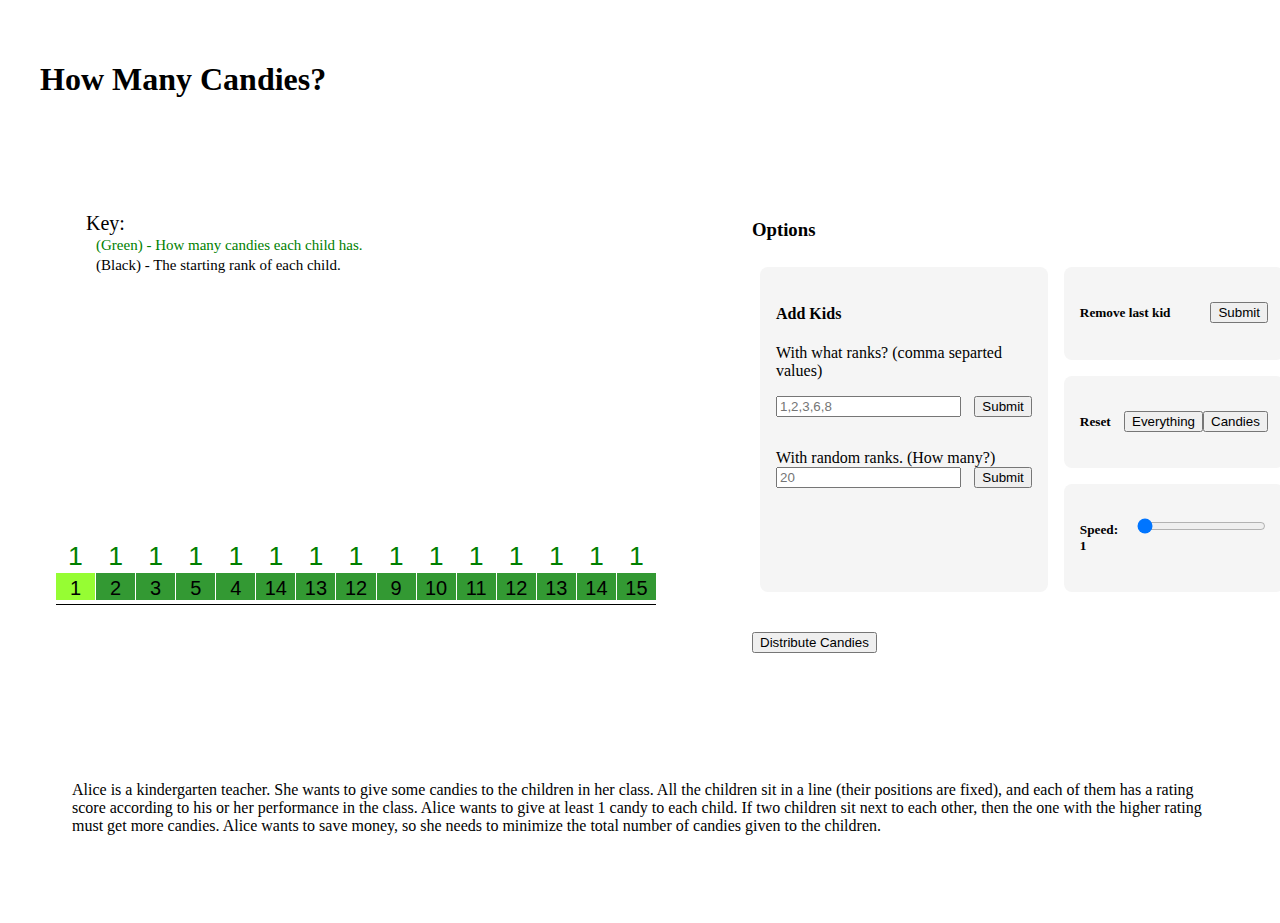
<file: index.html>
<!DOCTYPE html>
<html>
<head>
  <link rel="stylesheet" href="https://maxcdn.bootstrapcdn.com/bootstrap/4.0.0-beta.3/css/bootstrap.min.css" integrity="sha384-Zug+QiDoJOrZ5t4lssLdxGhVrurbmBWopoEl+M6BdEfwnCJZtKxi1KgxUyJq13dy" crossorigin="anonymous">
  <link rel="stylesheet" type="text/css" href="resources/public/css/candy-vis.css">

</head>
<body>
  <div id="main-area" class="">
    <div id="header" class="text-center"></div>
    <div id="dashboard">
        <div id="data-viz" class="text-center"> </div>
        <div id="options-dash"></div>
    </div>
    <div id="description"> </div>
  </div>
  <script src="resources/public/js/candy_vis.js" type="text/javascript"></script>
</body>
</html>
</file>
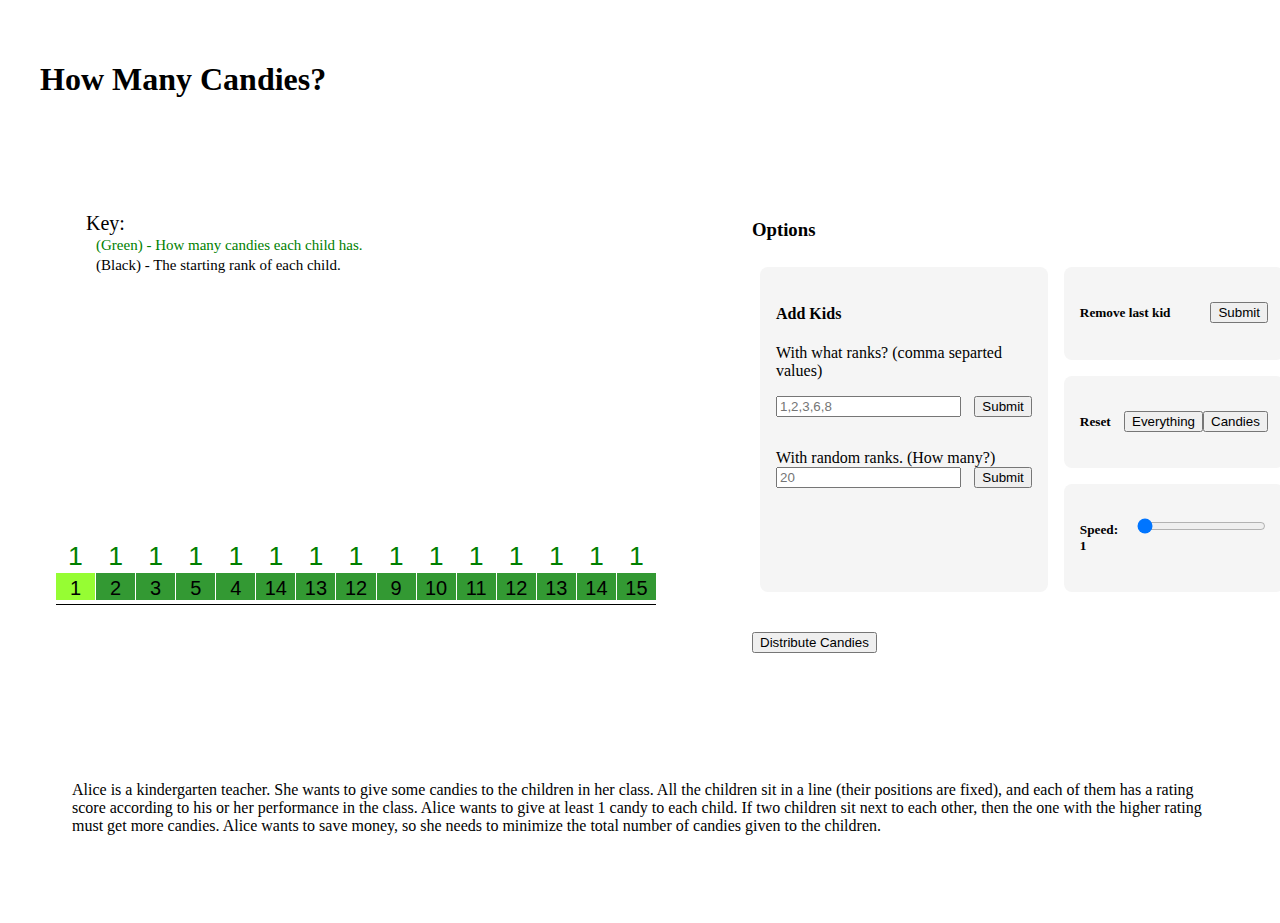
<file: resources/public/index.html>
<!DOCTYPE html>
<html>
<head>
  <link rel="stylesheet" href="https://maxcdn.bootstrapcdn.com/bootstrap/4.0.0-beta.3/css/bootstrap.min.css" integrity="sha384-Zug+QiDoJOrZ5t4lssLdxGhVrurbmBWopoEl+M6BdEfwnCJZtKxi1KgxUyJq13dy" crossorigin="anonymous">
  <link rel="stylesheet" type="text/css" href="css/candy-vis.css">

</head>
<body>
  <div id="main-area" class="">
    <div id="header" class="text-center"></div>
    <div id="dashboard">
        <div id="data-viz" class="text-center"> </div>
        <div id="options-dash"></div>
    </div>
    <div id="description"> </div>
  </div>
  <script src="js/candy_vis.js" type="text/javascript"></script>
</body>
</html>
</file>
<file: resources/public/css/candy-vis.css>
#candies-header {
    padding: 2em;}

#dashboard {
    display: flex;
}

#data-viz {
    padding: 3em;
}

#my-viz {
    border-bottom: solid;
    border-width: 1px;
}

#options-form {
    padding: 3em;
}

#form-container {
    display: flex;}

#add-container {
    flex-basis: 50%}

.inlinesec {
    display: flex;
    align-items: baseline;
}

.f80 {margin-right: 1em;
      flex-basis: 80%;
     }
.f20 {flex-basis: 20%;}

#random-kid-container {
    margin-top: 2em;
}

#other-container {
    flex-basis: 50%;
    display: flex;
    flex-direction: column;
    align-items: stretch;
    justify-content: space-evenly;
}

.greybox {
    background: whitesmoke;
    border-radius: 0.5em;
    padding: 1em;
    margin: 0.5em;}

#go-button {
    margin-top: 2em;
}

#description {
    padding: 4em;
}
</file>
